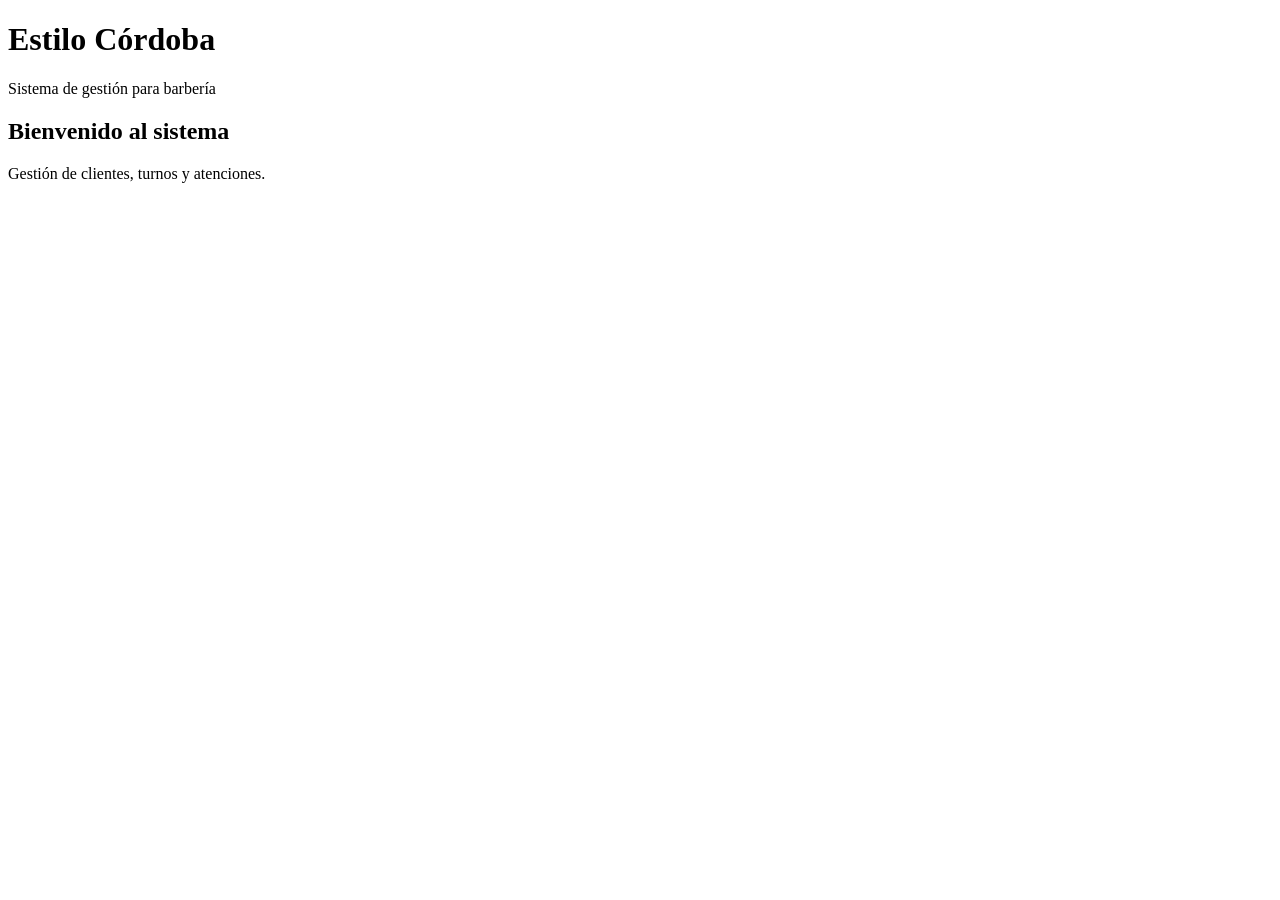
<file: docs/app/index.html>
<!doctype html>
<html lang="es">
  <head>
    <meta charset="UTF-8" />
    <meta name="viewport" content="width=device-width, initial-scale=1.0" />
    <title>Estilo Córdoba | Barbería</title>
  </head>
  <body>
    <header>
      <h1>Estilo Córdoba</h1>
      <p>Sistema de gestión para barbería</p>
    </header>

    <main>
      <h2>Bienvenido al sistema</h2>
      <p>Gestión de clientes, turnos y atenciones.</p>
    </main>
  </body>
</html>
</file>
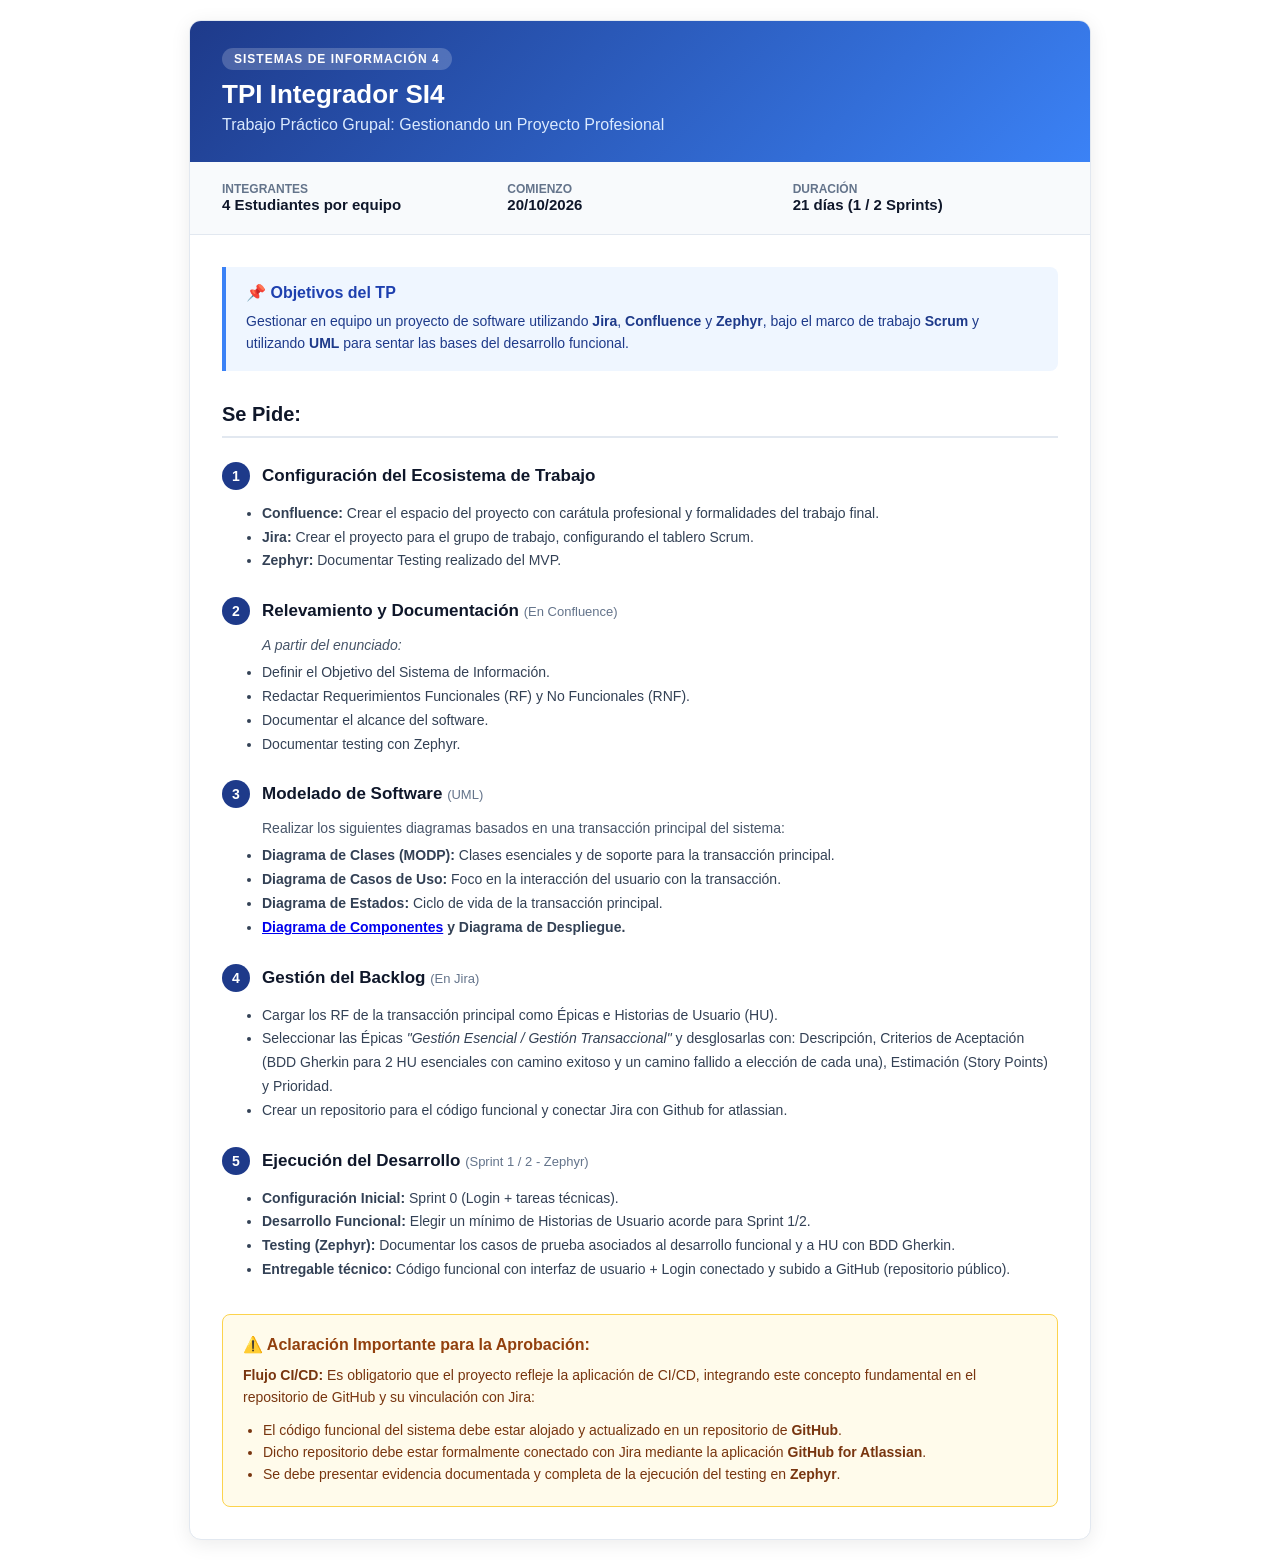
<file: Consigna.html>
<!DOCTYPE html>
<html lang="en">
<head>
    <meta charset="UTF-8">
    <meta name="viewport" content="width=device-width, initial-scale=1.0">
    <title>Document</title>
</head>
<body>
    <div style="font-family: 'Segoe UI', Tahoma, Geneva, Verdana, sans-serif; max-width: 900px; margin: 20px auto; color: #2d3748; background-color: #ffffff; border-radius: 12px; box-shadow: 0 4px 20px rgba(0, 0, 0, 0.08); border: 1px solid #E2E8F0; overflow: hidden;"><!-- Header / Banner -->
<div style="background: linear-gradient(135deg, #1E3A8A 0%, #3B82F6 100%); color: #ffffff; padding: 28px 32px; text-align: left;"><span style="background-color: rgba(255, 255, 255, 0.2); text-transform: uppercase; padding: 4px 12px; border-radius: 20px; font-size: 12px; font-weight: 600; letter-spacing: 1px;">Sistemas de Información 4</span>
<h1 style="margin: 12px 0 0 0; font-size: 26px; font-weight: bold; color: #ffffff; border: none; padding: 0;">TPI Integrador SI4</h1>
<p style="margin: 6px 0 0 0; font-size: 16px; color: #dbeafe; font-weight: 500;">Trabajo Práctico Grupal: Gestionando un Proyecto Profesional</p>
</div>
<!-- Ficha Técnica / Metadata -->
<div style="background-color: #f8fafc; padding: 20px 32px; border-bottom: 1px solid #E2E8F0; display: flex; flex-wrap: wrap; gap: 20px;">
<div style="flex: 1; min-width: 200px;"><span style="font-size: 12px; color: #64748b; text-transform: uppercase; font-weight: 600; display: block;">Integrantes</span> <span style="font-size: 15px; color: #0f172a; font-weight: 600;">4 Estudiantes por equipo</span></div>
<div style="flex: 1; min-width: 150px;"><span style="font-size: 12px; color: #64748b; text-transform: uppercase; font-weight: 600; display: block;">Comienzo</span> <span style="font-size: 15px; color: #0f172a; font-weight: 600;">20/10/2026</span></div>
<div style="flex: 1; min-width: 150px;"><span style="font-size: 12px; color: #64748b; text-transform: uppercase; font-weight: 600; display: block;">Duración</span> <span style="font-size: 15px; color: #0f172a; font-weight: 600;">21 días (1 / 2 Sprints)</span></div>
</div>
<div style="padding: 32px;"><!-- Objetivos -->
<div style="background-color: #eff6ff; border-left: 4px solid #3B82F6; padding: 16px 20px; border-radius: 0 8px 8px 0; margin-bottom: 32px;">
<h3 style="margin: 0 0 8px 0; font-size: 16px; color: #1e40af; font-weight: bold;">📌 Objetivos del TP</h3>
<p style="margin: 0; font-size: 14px; line-height: 1.6; color: #1e3a8a;">Gestionar en equipo un proyecto de software utilizando <strong>Jira</strong>, <strong>Confluence</strong> y <strong>Zephyr</strong>, bajo el marco de trabajo <strong>Scrum</strong> y utilizando <strong>UML</strong> para sentar las bases del desarrollo funcional.</p>
</div>
<h2 style="font-size: 20px; color: #0f172a; border-bottom: 2px solid #E2E8F0; padding-bottom: 10px; margin-bottom: 24px; font-weight: bold;">Se Pide:</h2>
<!-- Item 1 -->
<div style="margin-bottom: 24px;">
<div style="display: flex; align-items: center; gap: 12px; margin-bottom: 12px;"><span style="background-color: #1e3a8a; color: #ffffff; width: 28px; height: 28px; border-radius: 50%; display: inline-flex; align-items: center; justify-content: center; font-weight: bold; font-size: 14px;">1</span>
<h3 style="margin: 0; font-size: 17px; color: #0f172a; font-weight: bold;">Configuración del Ecosistema de Trabajo</h3>
</div>
<ul style="margin: 0 0 0 40px; padding: 0; line-height: 1.7; color: #334155; font-size: 14px;">
<li><strong>Confluence:</strong> Crear el espacio del proyecto con carátula profesional y formalidades del trabajo final.</li>
<li><strong>Jira:</strong> Crear el proyecto para el grupo de trabajo, configurando el tablero Scrum.</li>
<li><strong>Zephyr:</strong> Documentar Testing realizado del MVP.</li>
</ul>
</div>
<!-- Item 2 -->
<div style="margin-bottom: 24px;">
<div style="display: flex; align-items: center; gap: 12px; margin-bottom: 12px;"><span style="background-color: #1e3a8a; color: #ffffff; width: 28px; height: 28px; border-radius: 50%; display: inline-flex; align-items: center; justify-content: center; font-weight: bold; font-size: 14px;">2</span>
<h3 style="margin: 0; font-size: 17px; color: #0f172a; font-weight: bold;">Relevamiento y Documentación <span style="font-size: 13px; font-weight: 500; color: #64748b;">(En Confluence)</span></h3>
</div>
<p style="margin: 0 0 8px 40px; font-size: 14px; color: #475569; font-style: italic;">A partir del enunciado:</p>
<ul style="margin: 0 0 0 40px; padding: 0; line-height: 1.7; color: #334155; font-size: 14px;">
<li>Definir el Objetivo del Sistema de Información.</li>
<li>Redactar Requerimientos Funcionales (RF) y No Funcionales (RNF).</li>
<li>Documentar el alcance del software.</li>
<li>Documentar testing con Zephyr.</li>
</ul>
</div>
<!-- Item 3 -->
<div style="margin-bottom: 24px;">
<div style="display: flex; align-items: center; gap: 12px; margin-bottom: 12px;"><span style="background-color: #1e3a8a; color: #ffffff; width: 28px; height: 28px; border-radius: 50%; display: inline-flex; align-items: center; justify-content: center; font-weight: bold; font-size: 14px;">3</span>
<h3 style="margin: 0; font-size: 17px; color: #0f172a; font-weight: bold;">Modelado de Software <span style="font-size: 13px; font-weight: 500; color: #64748b;">(UML)</span></h3>
</div>
<p style="margin: 0 0 8px 40px; font-size: 14px; color: #475569;">Realizar los siguientes diagramas basados en una transacción principal del sistema:</p>
<ul style="margin: 0 0 0 40px; padding: 0; line-height: 1.7; color: #334155; font-size: 14px;">
<li><strong>Diagrama de Clases (MODP):</strong> Clases esenciales y de soporte para la transacción principal.</li>
<li><strong>Diagrama de Casos de Uso:</strong> Foco en la interacción del usuario con la transacción.</li>
<li><strong>Diagrama de Estados:</strong> Ciclo de vida de la transacción principal.</li>
<li><strong><a class="autolink" title="Diagrama de Componentes" href="https://campusissd.quinttos.com/mod/resource/view.php?id=46379">Diagrama de Componentes</a> y Diagrama de Despliegue.</strong></li>
</ul>
</div>
<!-- Item 4 -->
<div style="margin-bottom: 24px;">
<div style="display: flex; align-items: center; gap: 12px; margin-bottom: 12px;"><span style="background-color: #1e3a8a; color: #ffffff; width: 28px; height: 28px; border-radius: 50%; display: inline-flex; align-items: center; justify-content: center; font-weight: bold; font-size: 14px;">4</span>
<h3 style="margin: 0; font-size: 17px; color: #0f172a; font-weight: bold;">Gestión del Backlog <span style="font-size: 13px; font-weight: 500; color: #64748b;">(En Jira)</span></h3>
</div>
<ul style="margin: 0 0 0 40px; padding: 0; line-height: 1.7; color: #334155; font-size: 14px;">
<li>Cargar los RF de la transacción principal como Épicas e Historias de Usuario (HU).</li>
<li>Seleccionar las Épicas <em>"Gestión Esencial / Gestión Transaccional"</em> y desglosarlas con: Descripción, Criterios de Aceptación (BDD Gherkin para 2 HU esenciales con camino exitoso y un camino fallido a elección de cada una), Estimación (Story Points) y Prioridad.</li>
<li>Crear un repositorio para el código funcional y conectar Jira con Github for atlassian.</li>
</ul>
</div>
<!-- Item 5 -->
<div style="margin-bottom: 24px;">
<div style="display: flex; align-items: center; gap: 12px; margin-bottom: 12px;"><span style="background-color: #1e3a8a; color: #ffffff; width: 28px; height: 28px; border-radius: 50%; display: inline-flex; align-items: center; justify-content: center; font-weight: bold; font-size: 14px;">5</span>
<h3 style="margin: 0; font-size: 17px; color: #0f172a; font-weight: bold;">Ejecución del Desarrollo <span style="font-size: 13px; font-weight: 500; color: #64748b;">(Sprint 1 / 2 - Zephyr)</span></h3>
</div>
<ul style="margin: 0 0 0 40px; padding: 0; line-height: 1.7; color: #334155; font-size: 14px;">
<li><strong>Configuración Inicial:</strong> Sprint 0 (Login + tareas técnicas).</li>
<li><strong>Desarrollo Funcional:</strong> Elegir un mínimo de Historias de Usuario acorde para Sprint 1/2.</li>
<li><strong>Testing (Zephyr):</strong> Documentar los casos de prueba asociados al desarrollo funcional y a HU con BDD Gherkin.</li>
<li><strong>Entregable técnico:</strong> Código funcional con interfaz de usuario + Login conectado y subido a GitHub (repositorio público).</li>
</ul>
</div>
<!-- Aclaración Importante -->
<div style="margin-top: 32px; background-color: #fffbeb; border: 1px solid #FCD34D; border-radius: 8px; padding: 20px;">
<h4 style="margin: 0 0 10px 0; font-size: 16px; color: #92400e; font-weight: bold; display: flex; align-items: center; gap: 8px;">⚠️ Aclaración Importante para la Aprobación:</h4>
<p style="margin: 0 0 10px 0; font-size: 14px; color: #78350f; line-height: 1.6;"><strong data-path-to-node="6,0,0,0" data-index-in-node="0">Flujo CI/CD:</strong> Es obligatorio que el proyecto refleje la aplicación de CI/CD, integrando este concepto fundamental en el repositorio de GitHub y su vinculación con Jira:</p>
<ul style="margin: 0; padding-left: 20px; font-size: 14px; color: #78350f; line-height: 1.6;">
<li>El código funcional del sistema debe estar alojado y actualizado en un repositorio de <strong>GitHub</strong>.</li>
<li>Dicho repositorio debe estar formalmente conectado con Jira mediante la aplicación <strong>GitHub for Atlassian</strong>.</li>
<li>Se debe presentar evidencia documentada y completa de la ejecución del testing en <strong>Zephyr</strong>.</li>
</ul>
</div>
</div>
</div>
</body>
</html>
</file>
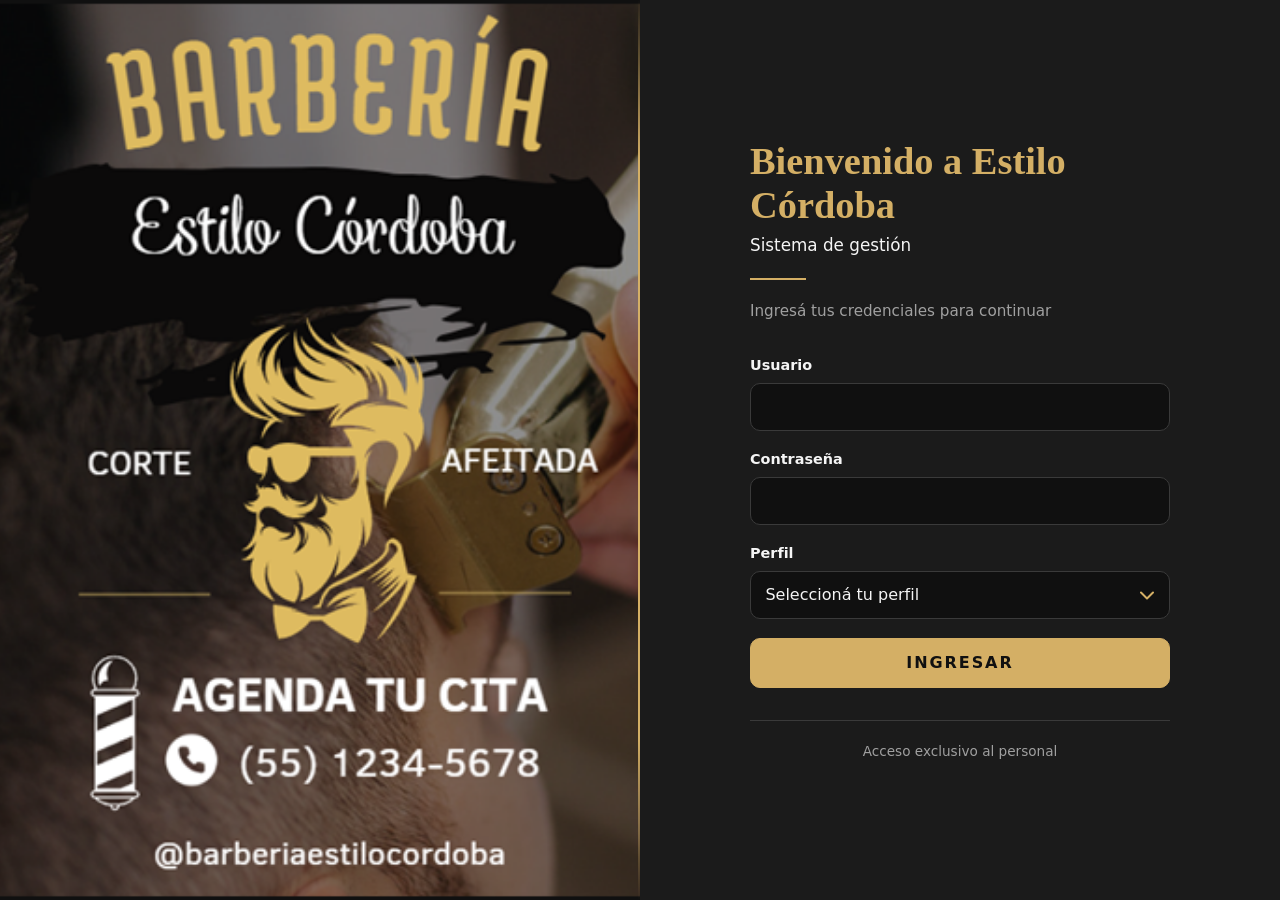
<file: docs/app/admin.html>
<!doctype html>
<html lang="es">
  <head>
    <meta charset="UTF-8" />
    <meta name="viewport" content="width=device-width, initial-scale=1.0" />
    <title>Panel del Administrador | Estilo Córdoba</title>
    <link rel="stylesheet" href="css/admin.css" />
  </head>
  <body>
    <header>
      <h1>Barbería Estilo Córdoba</h1>
      <p>Sistema de gestión</p>
    </header>

    <main>
      <section>
        <h2>Panel del Administrador</h2>
        <p>Usuario: <strong id="nombreUsuario">Administrador</strong></p>
        <p>Perfil: <strong id="rolUsuario">Administrador</strong></p>
      </section>

      <section>
        <h2>Gestión de atenciones</h2>
        <p>Administrá el flujo de atención al cliente de la barbería.</p>

        <div class="opciones">
          <article>
            <h3>Registrar atención</h3>
            <p>Registrar clientes, servicios, productos y horarios.</p>
            <button
              type="button"
              onclick="window.location.href = 'atenciones.html'"
            >
              Registrar atención
            </button>
          </article>

          <article>
            <h3>Consultar atenciones</h3>
            <p>Consultar las atenciones registradas y sus estados.</p>
            <button
              type="button"
              onclick="window.location.href = 'atenciones.html'"
            >
              Consultar atenciones
            </button>
          </article>

          <article>
            <h3>Finalizar atención</h3>
            <p>Actualizar el estado de una atención en curso.</p>
            <button
              type="button"
              onclick="window.location.href = 'atenciones.html'"
            >
              Gestionar estados
            </button>
          </article>

          <article>
            <h3>Cobrar atención</h3>
            <p>Registrar el medio de pago de una atención finalizada.</p>
            <button
              type="button"
              onclick="window.location.href = 'atenciones.html'"
            >
              Gestionar cobros
            </button>
          </article>
        </div>
      </section>

      <section>
        <h2>Clientes</h2>
        <p>Alta, modificación y baja de las fichas de clientes.</p>

        <div class="opciones">
          <article>
            <h3>Gestionar clientes</h3>
            <p>
              Registrar clientes con sus datos de contacto y programa de
              beneficios.
            </p>
            <button
              type="button"
              onclick="window.location.href = 'clientes.html'"
            >
              Gestionar clientes
            </button>
          </article>
        </div>
      </section>

      <section>
        <h2>Compras y proveedores</h2>
        <p>Registrá proveedores y las compras que reponen el stock.</p>

        <div class="opciones">
          <article>
            <h3>Proveedores</h3>
            <p>Administrar los datos comerciales de los proveedores.</p>
            <button
              type="button"
              onclick="window.location.href = 'proveedores.html'"
            >
              Gestionar proveedores
            </button>
          </article>

          <article>
            <h3>Compras de insumos</h3>
            <p>Registrar compras y reponer el stock de los productos.</p>
            <button
              type="button"
              onclick="window.location.href = 'compras.html'"
            >
              Registrar compra
            </button>
          </article>
        </div>
      </section>

      <section>
        <h2>Reportes e indicadores</h2>
        <p>Atenciones del día, recaudación por medio de pago y stock bajo.</p>

        <div class="opciones">
          <article>
            <h3>Ver reportes</h3>
            <p>
              Dashboard con los indicadores del día y las atenciones de los
              últimos 7 días.
            </p>
            <button
              type="button"
              onclick="window.location.href = 'reportes.html'"
            >
              Ver reportes
            </button>
          </article>
        </div>
      </section>

      <section>
        <h2>Stock de productos</h2>
        <p>Prepará las precondiciones de las pruebas ajustando el stock disponible.</p>
        <div class="tarjeta">
          <div class="tabla-contenedor">
            <table id="tablaStock" aria-label="Stock de productos">
              <thead>
                <tr>
                  <th>Producto</th>
                  <th>Stock</th>
                  <th>Acciones</th>
                </tr>
              </thead>
              <tbody id="listaStock"></tbody>
            </table>
          </div>
        </div>
      </section>

      <button type="button" id="cerrarSesion">Cerrar sesión</button>
    </main>

    <script src="js/admin.js"></script>
  </body>
</html>
</file>
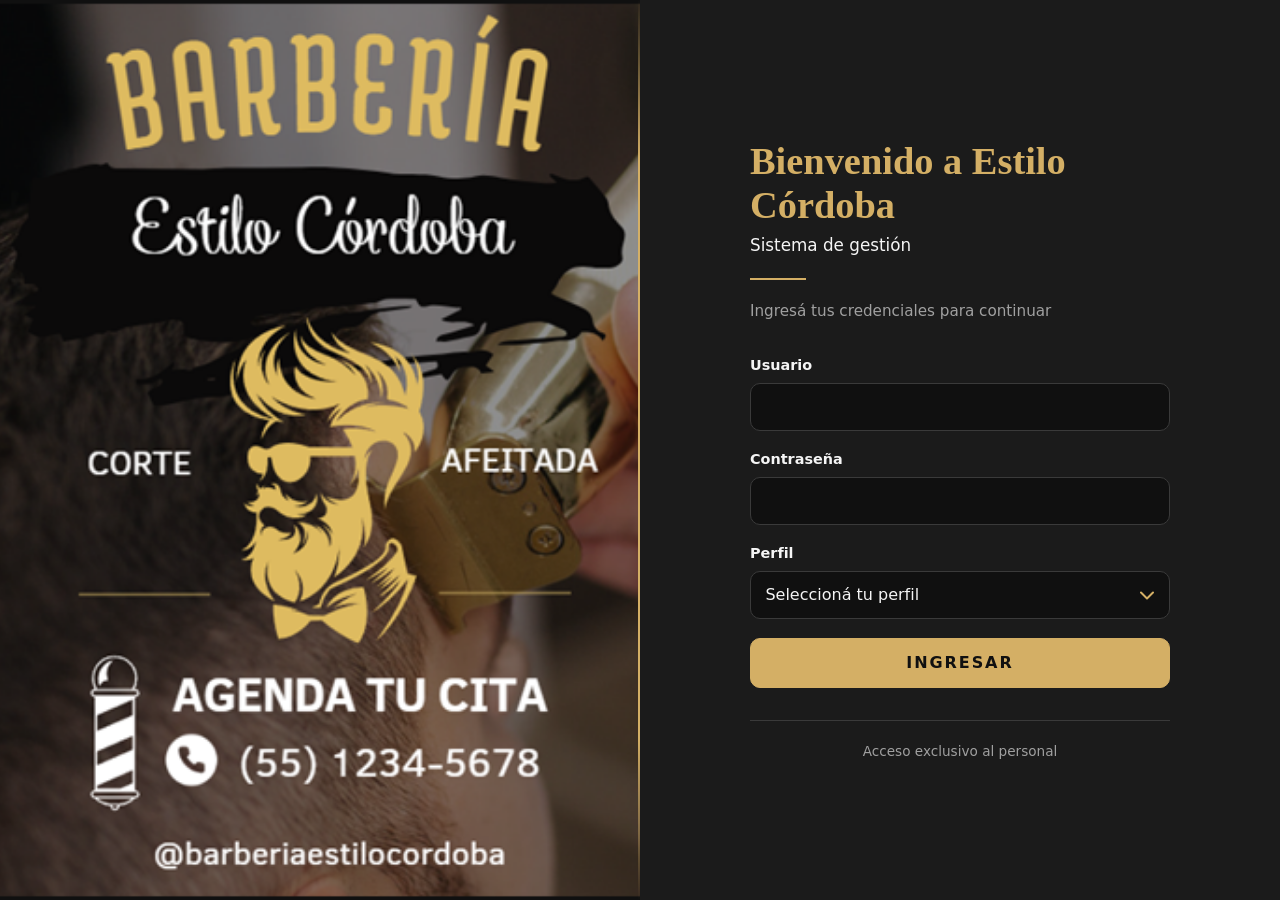
<file: docs/app/atenciones.html>
<!doctype html>
<html lang="es">
  <head>
    <meta charset="UTF-8" />
    <meta name="viewport" content="width=device-width, initial-scale=1.0" />
    <title>Gestión de Atenciones | Estilo Córdoba</title>
    <link rel="stylesheet" href="css/admin.css" />
    <link rel="stylesheet" href="css/atenciones.css" />
  </head>
  <body>
    <header>
      <h1>Barbería Estilo Córdoba</h1>
      <p id="perfilActual">Sistema de gestión</p>
    </header>

    <main>
      <section>
        <h2>Gestión de atenciones</h2>
        <p>Usuario: <strong id="nombreUsuario"></strong></p>
        <p>Perfil: <strong id="rolUsuario"></strong></p>
      </section>

      <section class="formulario-atencion">
        <h2>Registrar atención</h2>

        <form id="formAtencion" novalidate>
          <div class="campo">
            <label for="cliente">Cliente</label>
            <select id="cliente" name="cliente" required>
              <option value="">Seleccioná un cliente</option>
            </select>
          </div>

          <div class="campo">
            <label for="barbero">Barbero asignado</label>
            <input id="barbero" name="barbero" type="text" required />
          </div>

          <div class="campo">
            <label for="fecha">Fecha</label>
            <input id="fecha" name="fecha" type="date" required />
          </div>

          <div class="campo">
            <label for="hora">Horario</label>
            <input id="hora" name="hora" type="time" required />
          </div>

          <div class="campo">
            <label for="servicio">Servicio</label>
            <select id="servicio" name="servicio" required>
              <option value="">Seleccioná un servicio</option>
              <option value="Corte clásico" data-precio="40">
                Corte clásico — $40
              </option>
              <option value="Arreglo de barba" data-precio="25">
                Arreglo de barba — $25
              </option>
              <option value="Corte y barba" data-precio="55">
                Corte y barba — $55
              </option>
            </select>
          </div>

          <div class="campo">
            <label for="precioServicio">Precio del servicio ($)</label>
            <input
              id="precioServicio"
              type="number"
              min="0"
              step="0.01"
              required
            />
          </div>

          <div class="campo">
            <label for="producto">Producto opcional</label>
            <select id="producto" name="producto">
              <option value="">Sin producto</option>
              <option value="Pomada X" data-precio="20">Pomada — $20</option>
              <option value="Aceite de barba" data-precio="10">
                Aceite de barba — $10
              </option>
              <option value="Champú" data-precio="30">Champú — $30</option>
              <option value="Tónico capilar" data-precio="15">
                Tónico capilar — $15
              </option>
            </select>
          </div>

          <div class="campo">
            <label for="cantidadProducto">Cantidad de productos</label>
            <input
              id="cantidadProducto"
              name="cantidadProducto"
              type="number"
              min="0"
              step="1"
              value="0"
            />
          </div>

          <p class="total">Total estimado: <strong id="total">$0,00</strong></p>

          <button type="submit">Registrar atención</button>
          <p id="mensaje" role="status" aria-live="polite"></p>
        </form>
      </section>

      <section>
        <h2>Atenciones registradas</h2>

        <div class="filtros" aria-label="Filtros del historial de atenciones">
          <div class="campo">
            <label for="filtroCliente">Cliente</label>
            <select id="filtroCliente">
              <option value="">Todos</option>
            </select>
          </div>

          <div class="campo">
            <label for="filtroBarbero">Barbero</label>
            <select id="filtroBarbero">
              <option value="">Todos</option>
            </select>
          </div>

          <div class="campo">
            <label for="filtroFecha">Fecha</label>
            <input id="filtroFecha" type="date" />
          </div>

          <div class="campo">
            <label for="filtroEstado">Estado</label>
            <select id="filtroEstado">
              <option value="">Todos</option>
              <option value="Registrada">Registrada</option>
              <option value="En proceso">En proceso</option>
              <option value="Finalizada">Finalizada</option>
              <option value="Pendiente de pago">Pendiente de pago</option>
              <option value="Cobrada">Cobrada</option>
            </select>
          </div>

          <div class="filtros-acciones">
            <button type="button" id="limpiarFiltros" class="boton-secundario">
              Limpiar filtros
            </button>
          </div>
        </div>

        <p id="sinResultados" class="sin-resultados" role="status" hidden>
          Sin resultados
        </p>

        <div class="tabla-contenedor">
          <table>
            <thead>
              <tr>
                <th>Cliente</th>
                <th>Barbero</th>
                <th>Fecha</th>
                <th>Horario</th>
                <th>Total</th>
                <th>Estado</th>
                <th>Acciones</th>
              </tr>
            </thead>
            <tbody id="listaAtenciones"></tbody>
          </table>
        </div>
      </section>

      <button type="button" id="volverPanel">Volver al panel</button>
      <button type="button" id="cerrarSesion">Cerrar sesión</button>
    </main>

    <script src="js/demo-data.js"></script>
    <script src="js/atenciones.js"></script>
  </body>
</html>
</file>
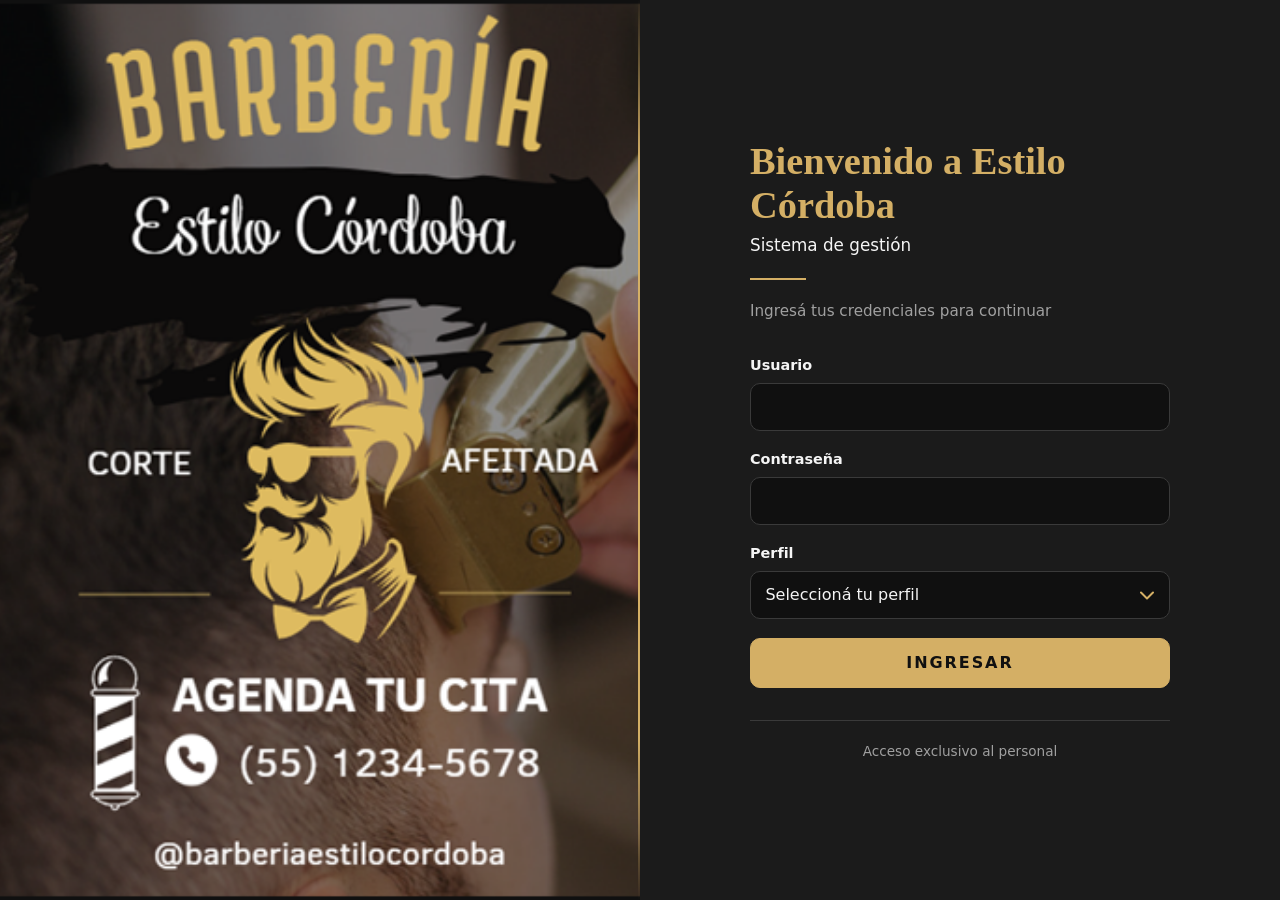
<file: docs/app/barbero.html>
<!doctype html>
<html lang="es">
  <head>
    <meta charset="UTF-8" />
    <meta name="viewport" content="width=device-width, initial-scale=1.0" />
    <title>Panel del Barbero | Estilo Córdoba</title>
    <link rel="stylesheet" href="css/admin.css" />
  </head>
  <body>
    <header>
      <h1>Barbería Estilo Córdoba</h1>
      <p>Sistema de gestión</p>
    </header>

    <main>
      <section>
        <h2>Panel del Barbero</h2>
        <p>Usuario: <strong id="nombreUsuario">Barbero</strong></p>
        <p>Perfil: <strong id="rolUsuario">Barbero</strong></p>
      </section>

      <section>
        <h2>Gestión de atenciones</h2>
        <p>Gestioná las atenciones y el trabajo diario de la barbería.</p>

        <div class="opciones">
          <article>
            <h3>Registrar atención</h3>
            <p>
              Registrar el cliente, los servicios, los productos y el horario.
            </p>
            <button
              type="button"
              onclick="window.location.href = 'atenciones.html'"
            >
              Registrar atención
            </button>
          </article>

          <article>
            <h3>Consultar atenciones</h3>
            <p>Consultar las atenciones registradas y sus estados.</p>
            <button
              type="button"
              onclick="window.location.href = 'atenciones.html'"
            >
              Consultar atenciones
            </button>
          </article>

          <article>
            <h3>Finalizar atención</h3>
            <p>
              Marcar una atención como finalizada cuando termine el servicio.
            </p>
            <button
              type="button"
              onclick="window.location.href = 'atenciones.html'"
            >
              Gestionar estados
            </button>
          </article>

          <article>
            <h3>Cobrar atención</h3>
            <p>Registrar el medio de pago de una atención finalizada.</p>
            <button
              type="button"
              onclick="window.location.href = 'atenciones.html'"
            >
              Gestionar cobros
            </button>
          </article>
        </div>
      </section>

      <button type="button" id="cerrarSesion">Cerrar sesión</button>
    </main>

    <script src="js/barbero.js"></script>
  </body>
</html>
</file>
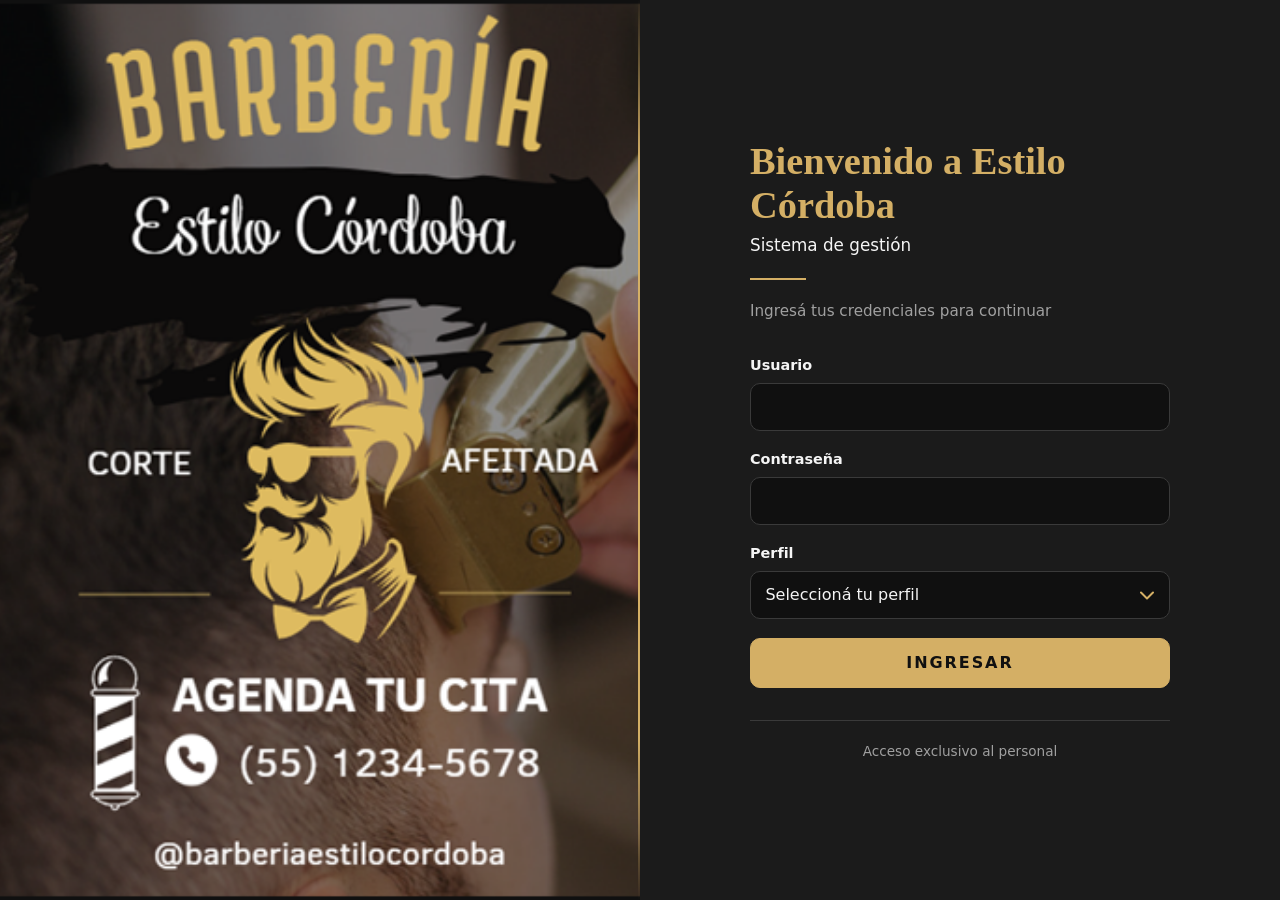
<file: docs/app/clientes.html>
<!doctype html>
<html lang="es">
  <head>
    <meta charset="UTF-8" />
    <meta name="viewport" content="width=device-width, initial-scale=1.0" />
    <title>Clientes | Estilo Córdoba</title>
    <link rel="stylesheet" href="css/admin.css" />
    <link rel="stylesheet" href="css/gestion.css" />
  </head>
  <body>
    <header>
      <h1>Barbería Estilo Córdoba</h1>
      <p>Sistema de gestión</p>
    </header>

    <main>
      <section>
        <h2>Clientes</h2>
        <p>Usuario: <strong id="nombreUsuario"></strong></p>
        <p>Perfil: <strong id="rolUsuario"></strong></p>
      </section>

      <section class="formulario-gestion">
        <h2 id="tituloFormulario">Registrar cliente</h2>

        <form id="formCliente" class="form-grilla" novalidate>
          <div class="campo">
            <label for="nombre">Nombre</label>
            <input id="nombre" name="nombre" type="text" required />
          </div>

          <div class="campo">
            <label for="apellido">Apellido</label>
            <input id="apellido" name="apellido" type="text" required />
          </div>

          <div class="campo">
            <label for="tipoDocumento">Tipo de documento</label>
            <select id="tipoDocumento" name="tipoDocumento" required>
              <option value="">Seleccioná una opción</option>
              <option value="DNI">DNI</option>
              <option value="CUIL">CUIL</option>
              <option value="Pasaporte">Pasaporte</option>
            </select>
          </div>

          <div class="campo">
            <label for="numeroDocumento">Número de documento</label>
            <input
              id="numeroDocumento"
              name="numeroDocumento"
              type="text"
              inputmode="numeric"
              required
            />
          </div>

          <div class="campo">
            <label for="telefono">Teléfono</label>
            <input id="telefono" name="telefono" type="tel" />
          </div>

          <div class="campo">
            <label for="correo">Correo electrónico</label>
            <input id="correo" name="correo" type="email" />
          </div>

          <div class="campo">
            <label for="localidad">Localidad</label>
            <input id="localidad" name="localidad" type="text" />
          </div>

          <div class="campo">
            <label for="redesSociales">Redes sociales</label>
            <input
              id="redesSociales"
              name="redesSociales"
              type="text"
              placeholder="Instagram: @usuario"
            />
          </div>

          <div class="campo campo-ancho campo-checkbox">
            <input
              id="programaBeneficios"
              name="programaBeneficios"
              type="checkbox"
            />
            <label for="programaBeneficios"
              >Incluir en el programa de beneficios</label
            >
          </div>

          <div class="form-acciones">
            <button type="submit" id="botonGuardar">Guardar cliente</button>
            <button
              type="button"
              id="cancelarEdicion"
              class="boton-secundario"
              hidden
            >
              Cancelar edición
            </button>
            <p id="mensaje" role="status" aria-live="polite"></p>
          </div>
        </form>
      </section>

      <section>
        <h2>Clientes registrados</h2>
        <div class="tabla-contenedor">
          <table aria-label="Clientes registrados">
            <thead>
              <tr>
                <th>Cliente</th>
                <th>Documento</th>
                <th>Contacto</th>
                <th>Localidad</th>
                <th>Beneficios</th>
                <th>Acciones</th>
              </tr>
            </thead>
            <tbody id="listaClientes"></tbody>
          </table>
        </div>
      </section>

      <button type="button" id="volverPanel">Volver al panel</button>
      <button type="button" id="cerrarSesion">Cerrar sesión</button>
    </main>

    <script src="js/demo-data.js"></script>
    <script src="js/clientes.js"></script>
  </body>
</html>
</file>
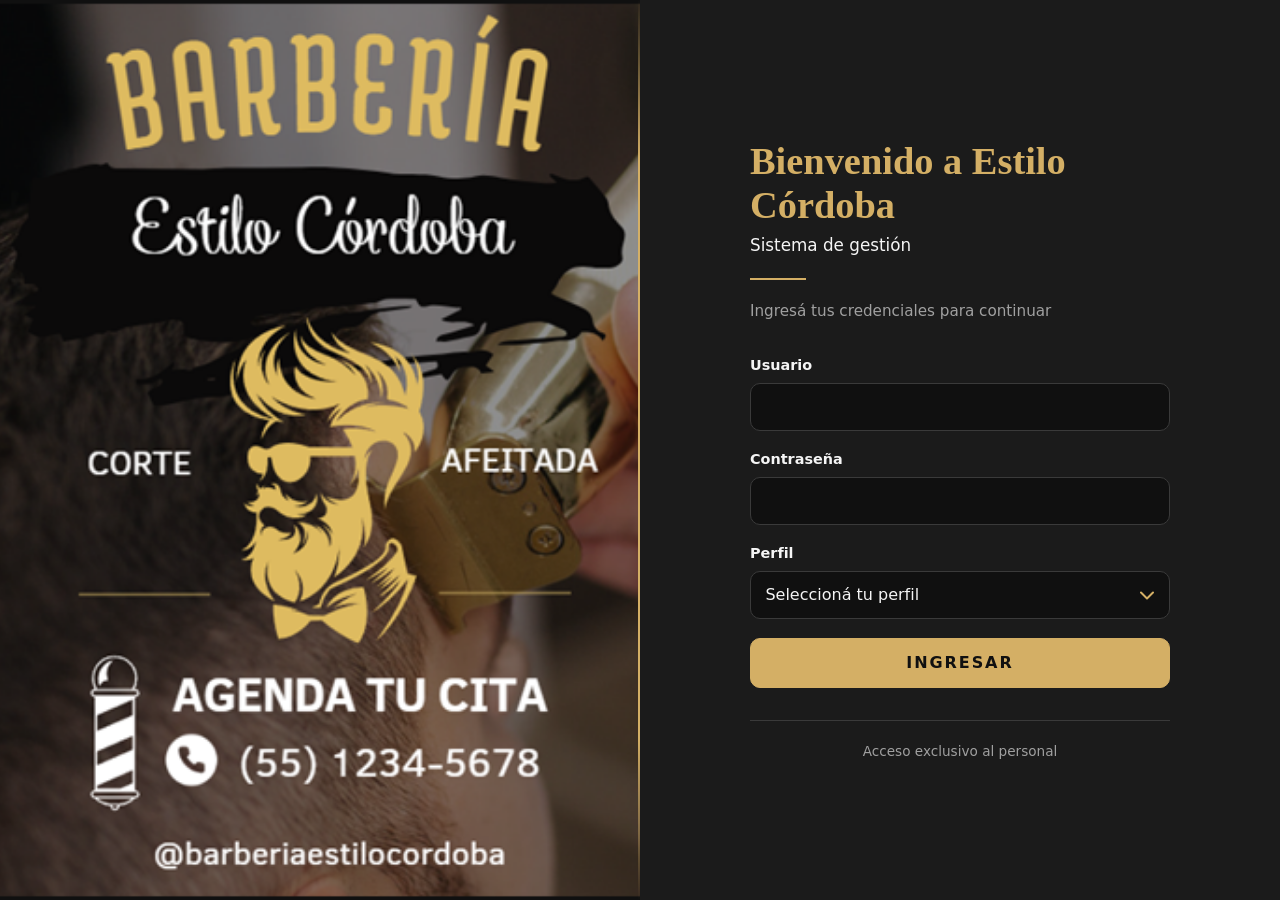
<file: docs/app/compras.html>
<!doctype html>
<html lang="es">
  <head>
    <meta charset="UTF-8" />
    <meta name="viewport" content="width=device-width, initial-scale=1.0" />
    <title>Compras | Estilo Córdoba</title>
    <link rel="stylesheet" href="css/admin.css" />
    <link rel="stylesheet" href="css/gestion.css" />
  </head>
  <body>
    <header>
      <h1>Barbería Estilo Córdoba</h1>
      <p>Sistema de gestión</p>
    </header>

    <main>
      <section>
        <h2>Compras de insumos</h2>
        <p>Usuario: <strong id="nombreUsuario"></strong></p>
        <p>Perfil: <strong id="rolUsuario"></strong></p>
      </section>

      <section class="formulario-gestion">
        <h2>Registrar compra</h2>

        <form id="formCompra" class="form-grilla" novalidate>
          <div class="campo">
            <label for="proveedor">Proveedor</label>
            <select id="proveedor" name="proveedor" required>
              <option value="">Seleccioná un proveedor</option>
            </select>
          </div>

          <div class="campo">
            <label for="producto">Producto</label>
            <select id="producto" name="producto" required>
              <option value="">Seleccioná un producto</option>
            </select>
          </div>

          <div class="campo">
            <label for="cantidad">Cantidad</label>
            <input
              id="cantidad"
              name="cantidad"
              type="number"
              min="1"
              step="1"
              value="1"
              required
            />
          </div>

          <div class="campo">
            <label for="costoUnitario">Costo unitario ($)</label>
            <input
              id="costoUnitario"
              name="costoUnitario"
              type="number"
              min="0"
              step="0.01"
              required
            />
          </div>

          <div class="campo">
            <label for="fecha">Fecha</label>
            <input id="fecha" name="fecha" type="date" required />
          </div>

          <div class="campo">
            <label for="stockActual">Stock actual del producto</label>
            <input id="stockActual" type="text" readonly value="—" />
          </div>

          <p class="total">
            Total de la compra: <strong id="totalCompra">$0,00</strong>
          </p>

          <div class="form-acciones">
            <button type="submit">Registrar compra</button>
            <p id="mensaje" role="status" aria-live="polite"></p>
          </div>
        </form>
      </section>

      <section>
        <h2>Compras registradas</h2>
        <div class="tabla-contenedor">
          <table aria-label="Compras registradas">
            <thead>
              <tr>
                <th>Fecha</th>
                <th>Proveedor</th>
                <th>Producto</th>
                <th>Cantidad</th>
                <th>Costo unitario</th>
                <th>Total</th>
              </tr>
            </thead>
            <tbody id="listaCompras"></tbody>
          </table>
        </div>
      </section>

      <button type="button" id="volverPanel">Volver al panel</button>
      <button type="button" id="cerrarSesion">Cerrar sesión</button>
    </main>

    <script src="js/demo-data.js"></script>
    <script src="js/compras.js"></script>
  </body>
</html>
</file>
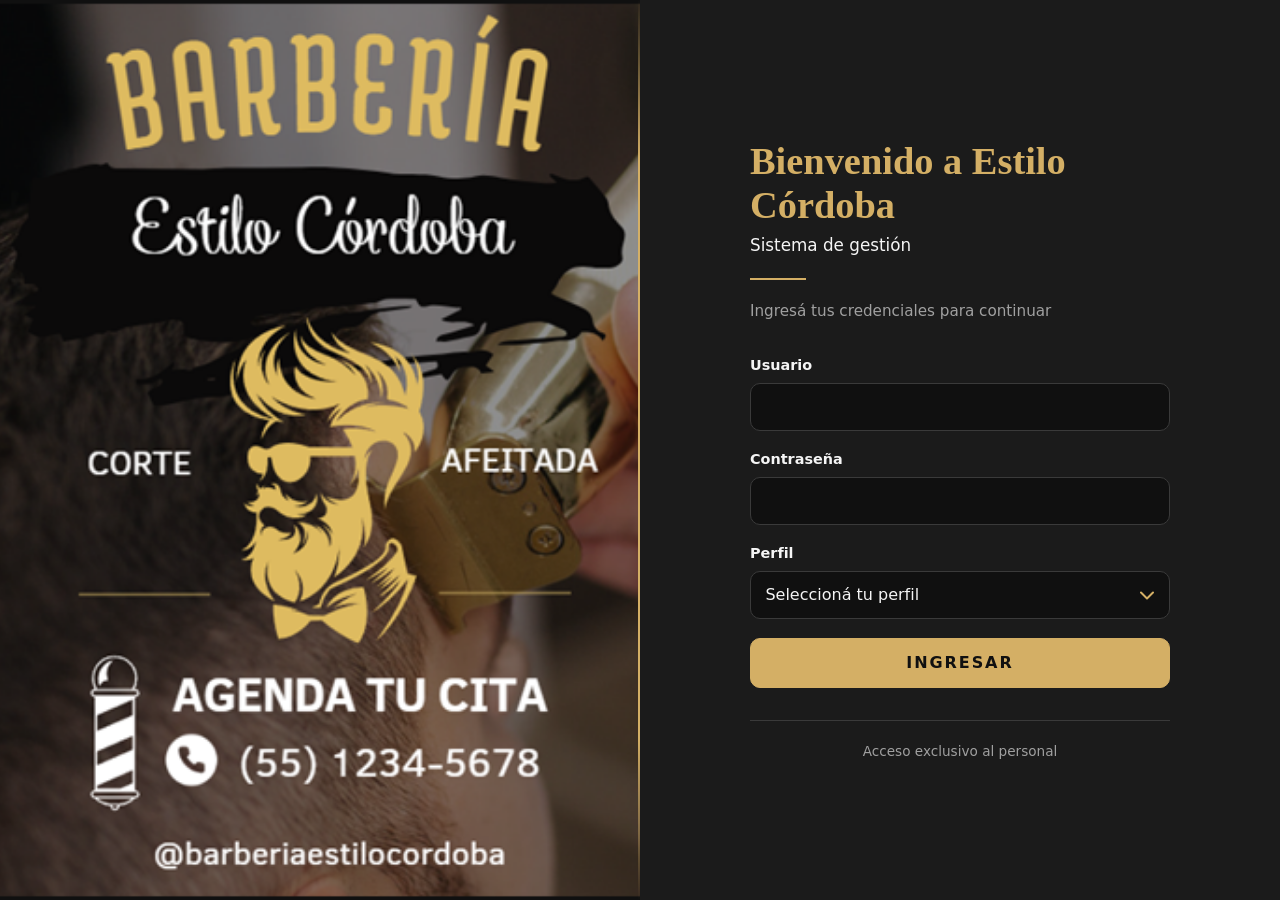
<file: docs/app/login.html>
<!doctype html>
<html lang="es">
  <head>
    <meta charset="UTF-8" />
    <meta name="viewport" content="width=device-width, initial-scale=1" />
    <title>Ingresar | Estilo Córdoba</title>

    <!-- Bootstrap 5 (CDN). Si no carga, login.css mantiene el diseño completo. -->
    <link
      href="https://cdn.jsdelivr.net/npm/bootstrap@5.3.3/dist/css/bootstrap.min.css"
      rel="stylesheet"
      crossorigin="anonymous"
    />

    <!-- Estilos propios del login -->
    <link rel="stylesheet" href="css/login.css" />
  </head>
  <body class="login-body">
    <main class="login-pagina">
      <!-- Panel izquierdo: identidad de la barbería -->
      <section class="login-marca" aria-label="Barbería Estilo Córdoba">
        <img
          src="img/barberia.png"
          alt="Barbería Estilo Córdoba: corte y afeitada. Agendá tu cita al (55) 1234-5678."
          width="400"
          height="482"
        />
      </section>

      <!-- Panel derecho: formulario de acceso -->
      <section class="login-acceso" aria-labelledby="titulo-login">
        <div class="login-tarjeta">
          <header class="login-cabecera">
            <h1 class="login-titulo" id="titulo-login">
              Bienvenido a Estilo Córdoba
            </h1>
            <p class="login-subtitulo">Sistema de gestión</p>
            <hr class="login-regla" />
            <p class="login-apoyo">Ingresá tus credenciales para continuar</p>
          </header>

          <form id="formLogin" method="post" action="#">
            <div class="login-campo">
              <label class="login-etiqueta" for="usuario">Usuario</label>
              <input
                type="text"
                class="login-control"
                id="usuario"
                name="usuario"
                autocomplete="username"
                autocapitalize="none"
                spellcheck="false"
                required
              />
            </div>

            <div class="login-campo">
              <label class="login-etiqueta" for="contrasena">Contraseña</label>
              <input
                type="password"
                class="login-control"
                id="contrasena"
                name="contrasena"
                autocomplete="current-password"
                required
              />
            </div>

            <div class="login-campo">
              <label class="login-etiqueta" for="rol">Perfil</label>
              <select class="login-control" id="rol" name="rol" required>
                <option value="">Seleccioná tu perfil</option>
                <option value="administrador">Administrador</option>
                <option value="barbero">Barbero</option>
              </select>
            </div>

            <!-- Mensajes de error o confirmación (los completa login.js) -->
            <div id="mensaje" role="alert" aria-live="polite"></div>

            <button type="submit" class="login-boton">INGRESAR</button>
          </form>

          <p class="login-pie">Acceso exclusivo al personal</p>
        </div>
      </section>
    </main>

    <!-- Datos de ejemplo de la demo (se siembran una sola vez) -->
    <script src="js/demo-data.js"></script>
    <!-- Lógica de autenticación existente -->
    <script src="js/login.js"></script>
  </body>
</html>
</file>
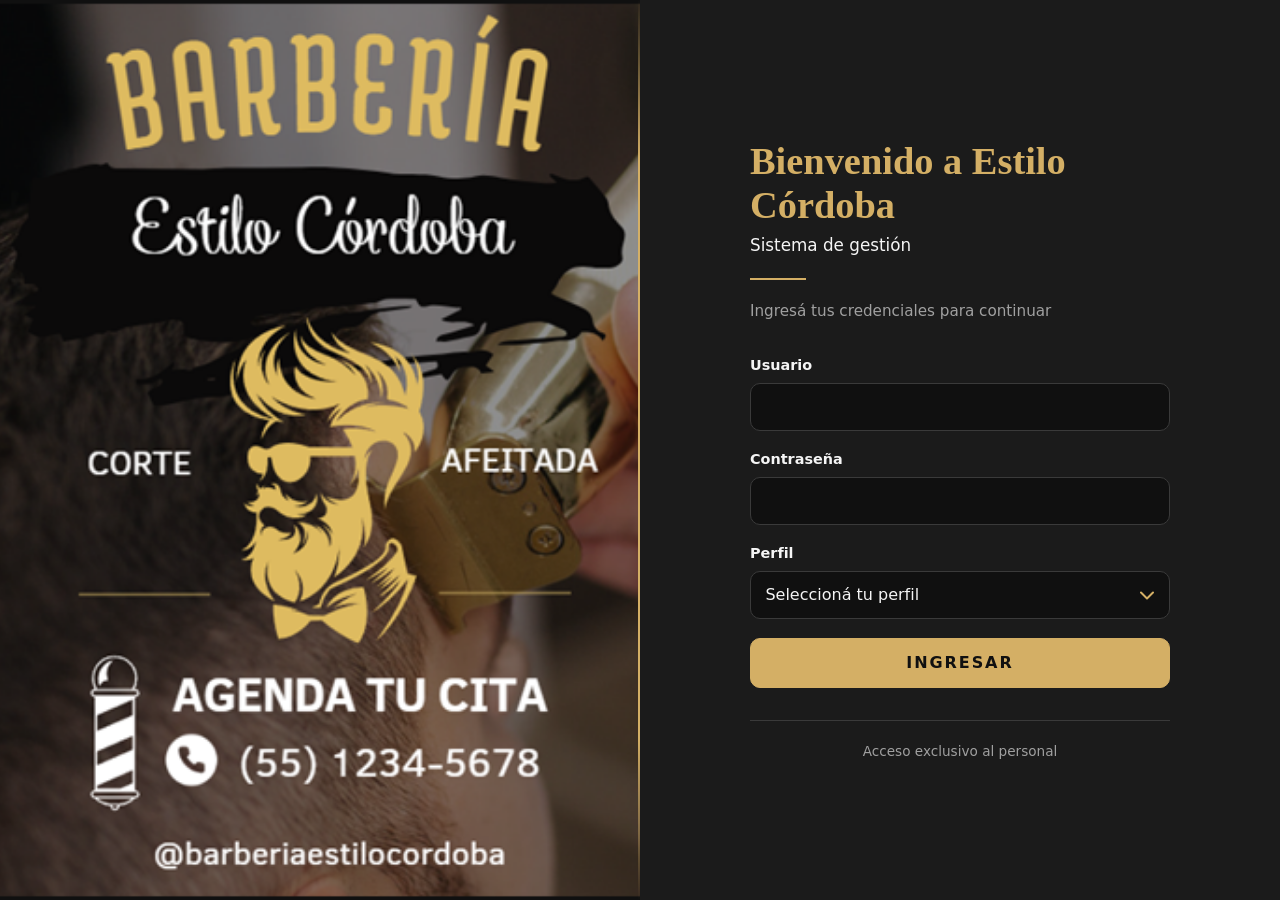
<file: docs/app/proveedores.html>
<!doctype html>
<html lang="es">
  <head>
    <meta charset="UTF-8" />
    <meta name="viewport" content="width=device-width, initial-scale=1.0" />
    <title>Proveedores | Estilo Córdoba</title>
    <link rel="stylesheet" href="css/admin.css" />
    <link rel="stylesheet" href="css/gestion.css" />
  </head>
  <body>
    <header>
      <h1>Barbería Estilo Córdoba</h1>
      <p>Sistema de gestión</p>
    </header>

    <main>
      <section>
        <h2>Proveedores</h2>
        <p>Usuario: <strong id="nombreUsuario"></strong></p>
        <p>Perfil: <strong id="rolUsuario"></strong></p>
      </section>

      <section class="formulario-gestion">
        <h2 id="tituloFormulario">Registrar proveedor</h2>

        <form id="formProveedor" class="form-grilla" novalidate>
          <div class="campo">
            <label for="razonSocial">Razón social</label>
            <input id="razonSocial" name="razonSocial" type="text" required />
          </div>

          <div class="campo">
            <label for="cuit">CUIT</label>
            <input
              id="cuit"
              name="cuit"
              type="text"
              inputmode="numeric"
              placeholder="30-71234567-8"
              required
            />
          </div>

          <div class="campo">
            <label for="telefono">Teléfono</label>
            <input id="telefono" name="telefono" type="tel" />
          </div>

          <div class="campo">
            <label for="correo">Correo electrónico</label>
            <input id="correo" name="correo" type="email" />
          </div>

          <div class="campo campo-ancho">
            <label for="direccion">Dirección comercial</label>
            <input id="direccion" name="direccion" type="text" />
          </div>

          <div class="form-acciones">
            <button type="submit" id="botonGuardar">Guardar proveedor</button>
            <button
              type="button"
              id="cancelarEdicion"
              class="boton-secundario"
              hidden
            >
              Cancelar edición
            </button>
            <p id="mensaje" role="status" aria-live="polite"></p>
          </div>
        </form>
      </section>

      <section>
        <h2>Proveedores registrados</h2>
        <div class="tabla-contenedor">
          <table aria-label="Proveedores registrados">
            <thead>
              <tr>
                <th>Proveedor</th>
                <th>CUIT</th>
                <th>Contacto</th>
                <th>Dirección</th>
                <th>Acciones</th>
              </tr>
            </thead>
            <tbody id="listaProveedores"></tbody>
          </table>
        </div>
      </section>

      <button type="button" id="volverPanel">Volver al panel</button>
      <button type="button" id="cerrarSesion">Cerrar sesión</button>
    </main>

    <script src="js/demo-data.js"></script>
    <script src="js/proveedores.js"></script>
  </body>
</html>
</file>
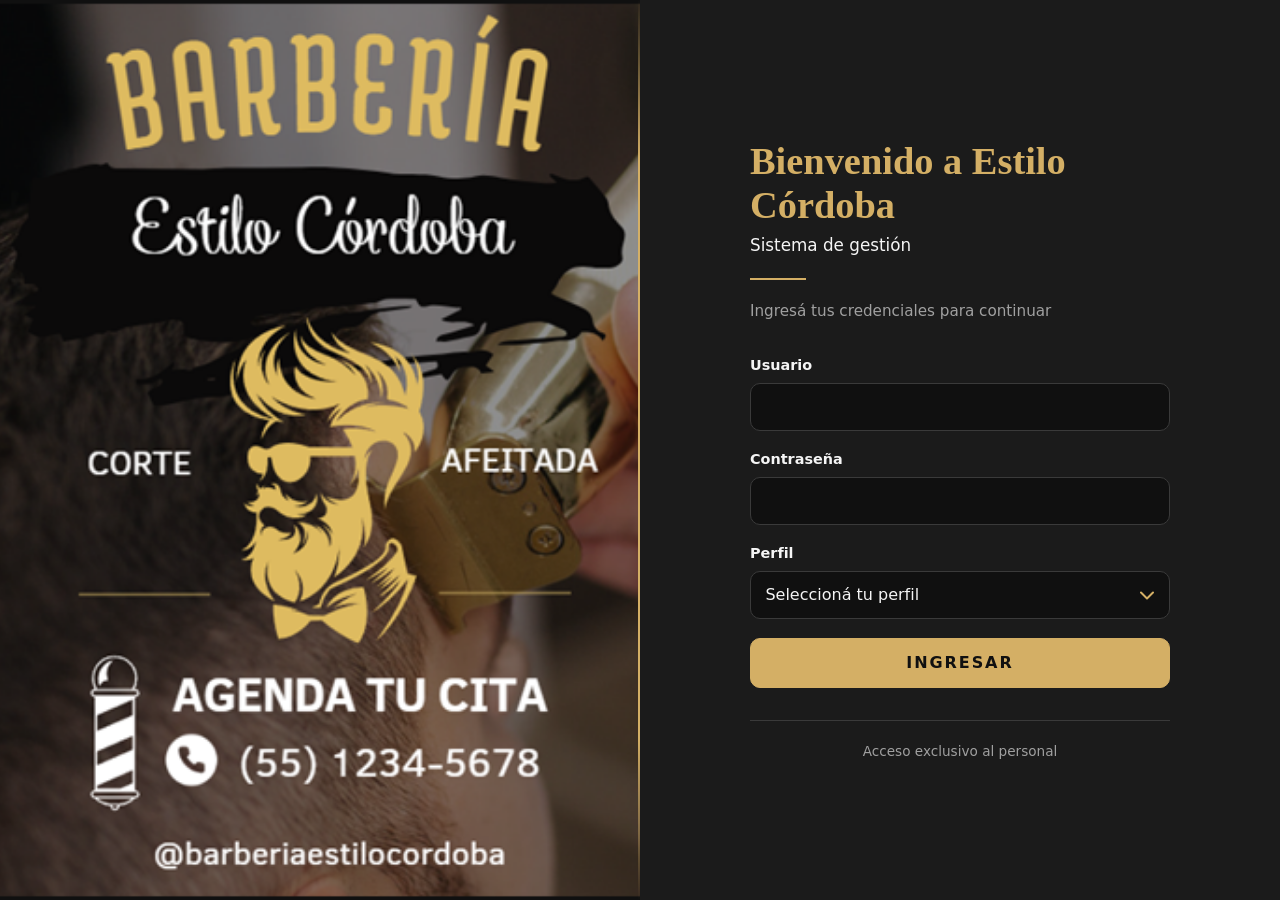
<file: docs/app/reportes.html>
<!doctype html>
<html lang="es">
  <head>
    <meta charset="UTF-8" />
    <meta name="viewport" content="width=device-width, initial-scale=1.0" />
    <title>Reportes e indicadores | Estilo Córdoba</title>
    <link rel="stylesheet" href="css/reportes.css" />
  </head>
  <body>
    <header>
      <h1>Barbería Estilo Córdoba</h1>
      <p>Sistema de gestión</p>
    </header>

    <main>
      <section>
        <h2>Reportes e indicadores</h2>
        <p>Usuario: <strong id="nombreUsuario">Administrador</strong></p>
        <p>Perfil: <strong id="rolUsuario">Administrador</strong></p>
      </section>

      <section>
        <h2>Resumen del día</h2>
        <div class="indicadores">
          <article class="indicador">
            <span class="valor" id="atencionesHoy">0</span>
            <span class="etiqueta">Atenciones del día</span>
          </article>
          <article class="indicador">
            <span class="valor" id="recaudacionHoy">$ 0,00</span>
            <span class="etiqueta">Recaudación del día</span>
          </article>
          <article class="indicador">
            <span class="valor" id="productosBajos">0</span>
            <span class="etiqueta">Productos con stock bajo</span>
          </article>
        </div>
      </section>

      <section>
        <h2>Recaudación por medio de pago (hoy)</h2>
        <div class="grafico">
          <canvas id="graficoMedios" aria-label="Recaudación por medio de pago"></canvas>
        </div>
        <p class="sin-datos" id="sinDatosMedios" hidden>
          Todavía no hay cobros registrados hoy.
        </p>
      </section>

      <section>
        <h2>Atenciones de los últimos 7 días</h2>
        <div class="grafico">
          <canvas
            id="graficoAtenciones"
            aria-label="Atenciones de los últimos 7 días"
          ></canvas>
        </div>
        <p class="sin-datos" id="sinDatosAtenciones" hidden>
          Todavía no hay atenciones registradas.
        </p>
      </section>

      <section>
        <h2>Stock bajo</h2>
        <p>Productos con stock menor a 5 unidades.</p>
        <div class="tabla-contenedor">
          <table aria-label="Productos con stock bajo">
            <thead>
              <tr>
                <th>Producto</th>
                <th>Stock</th>
              </tr>
            </thead>
            <tbody id="listaStockBajo"></tbody>
          </table>
        </div>
        <p class="sin-datos" id="sinStockBajo" hidden>
          No hay productos con stock bajo.
        </p>
      </section>

      <div class="acciones">
        <button type="button" id="volverPanel">Volver al panel</button>
        <button type="button" id="cerrarSesion">Cerrar sesión</button>
      </div>
    </main>

    <script src="js/vendor/chart.umd.min.js"></script>
    <script src="js/demo-data.js"></script>
    <script src="js/reportes.js"></script>
  </body>
</html>
</file>
<file: docs/app/css/admin.css>
:root {
  --fondo: #111214;
  --panel: #1b1d20;
  --panel-hover: #24272b;
  --dorado: #d4ad65;
  --texto: #f5f2ec;
  --texto-secundario: #a9abb0;
  --borde: #33363b;
}

* {
  box-sizing: border-box;
}

body {
  margin: 0;
  min-height: 100vh;
  background: var(--fondo);
  color: var(--texto);
  font-family: "Segoe UI", Arial, sans-serif;
}

header {
  padding: 24px 6%;
  background: #191a1c;
  border-bottom: 1px solid var(--borde);
  display: flex;
  align-items: center;
  justify-content: space-between;
  gap: 16px;
}

header h1 {
  margin: 0;
  color: var(--dorado);
  font-size: 1.5rem;
  letter-spacing: 1px;
}

header p {
  margin: 0;
  color: var(--texto-secundario);
  font-size: 0.9rem;
}

main {
  width: min(1100px, 90%);
  margin: 48px auto;
}

main section:first-child {
  margin-bottom: 38px;
}

h2 {
  margin: 0 0 14px;
  font-size: 1.8rem;
}

main section:first-child p {
  display: inline-block;
  margin: 8px 12px 0 0;
  padding: 10px 14px;
  background: var(--panel);
  border: 1px solid var(--borde);
  border-radius: 8px;
  color: var(--texto-secundario);
}

strong {
  color: var(--dorado);
}

.opciones {
  display: grid;
  grid-template-columns: repeat(2, minmax(0, 1fr));
  gap: 20px;
  margin-top: 24px;
}

.opciones article {
  padding: 26px;
  background: var(--panel);
  border: 1px solid var(--borde);
  border-radius: 14px;
  transition:
    border-color 0.2s,
    transform 0.2s,
    background 0.2s;
}

.opciones article:hover {
  border-color: var(--dorado);
  background: var(--panel-hover);
  transform: translateY(-3px);
}

.opciones h3 {
  margin: 0 0 12px;
  font-size: 1.2rem;
  color: var(--dorado);
}

.opciones p {
  min-height: 48px;
  margin: 0 0 22px;
  color: var(--texto-secundario);
  line-height: 1.6;
}

button {
  padding: 11px 18px;
  border: 1px solid var(--dorado);
  border-radius: 7px;
  background: var(--dorado);
  color: #171513;
  font-weight: 700;
  cursor: pointer;
}

.opciones button:disabled {
  border-color: #4b463c;
  background: #302d27;
  color: #c2b08e;
  cursor: not-allowed;
  opacity: 1;
}

#cerrarSesion {
  margin-top: 30px;
  border-color: var(--borde);
  background: transparent;
  color: var(--texto);
}

#cerrarSesion:hover {
  border-color: var(--dorado);
  color: var(--dorado);
}

@media (max-width: 650px) {
  header {
    align-items: flex-start;
    flex-direction: column;
  }

  .opciones {
    grid-template-columns: 1fr;
  }

  main {
    margin-top: 30px;
  }
}

.tabla-contenedor {
  width: 100%;
  overflow-x: auto;
  margin: 20px 0 0;
  border: 1px solid var(--borde);
  border-radius: 10px;
}

.tarjeta {
  padding: 26px;
  background: var(--panel);
  border: 1px solid var(--borde);
  border-radius: 14px;
}

.tarjeta table {
  width: 100%;
  border-collapse: collapse;
  background: transparent;
  color: var(--texto);
}

.tarjeta th,
.tarjeta td {
  padding: 12px 14px;
  border-bottom: 1px solid var(--borde);
  text-align: left;
}

.tabla-contenedor thead th {
  color: var(--dorado);
}

.tabla-contenedor tbody tr:last-child td {
  border-bottom: none;
}

.tabla-contenedor button {
  padding: 6px 12px;
  min-width: 42px;
  line-height: 1;
}

.tabla-contenedor button + button {
  margin-left: 8px;
}

@media (max-width: 650px) {
  .tarjeta {
    padding: 16px;
  }
}
</file>
<file: docs/app/css/atenciones.css>
.formulario-atencion {
  margin: 30px 0 40px;
  padding: 28px;
  background: var(--panel, #1b1d20);
  border: 1px solid var(--borde, #33363b);
  border-radius: 14px;
}

.formulario-atencion h2 {
  margin-bottom: 24px;
  color: var(--dorado, #d4ad65);
}

#formAtencion {
  display: grid;
  grid-template-columns: repeat(2, minmax(0, 1fr));
  gap: 20px;
}

.campo {
  display: flex;
  flex-direction: column;
  gap: 8px;
}

.campo label {
  color: var(--texto, #f5f2ec);
  font-size: 0.95rem;
  font-weight: 600;
}

.campo input,
.campo select {
  width: 100%;
  min-height: 44px;
  padding: 10px 12px;
  border: 1px solid var(--borde, #33363b);
  border-radius: 7px;
  background: #111214;
  color: var(--texto, #f5f2ec);
  font: inherit;
}

.campo input:focus,
.campo select:focus {
  outline: 2px solid var(--dorado, #d4ad65);
  outline-offset: 2px;
}

.total {
  grid-column: 1 / -1;
  margin: 0;
  padding: 16px;
  background: #111214;
  border-radius: 8px;
  color: var(--texto, #f5f2ec);
  font-size: 1.1rem;
}

#formAtencion button {
  justify-self: start;
}

#mensaje {
  align-self: center;
  margin: 0;
  color: var(--dorado, #d4ad65);
}

.tabla-contenedor {
  width: 100%;
  overflow-x: auto;
  margin: 20px 0 28px;
  border: 1px solid var(--borde, #33363b);
  border-radius: 10px;
}

table {
  width: 100%;
  border-collapse: collapse;
  background: var(--panel, #1b1d20);
  color: var(--texto, #f5f2ec);
}

th,
td {
  padding: 14px;
  border-bottom: 1px solid var(--borde, #33363b);
  text-align: left;
  white-space: nowrap;
}

th {
  background: #24272b;
  color: var(--dorado, #d4ad65);
  font-size: 0.9rem;
}

tbody tr:hover {
  background: #24272b;
}

#volverPanel {
  margin: 10px 12px 20px 0;
  border-color: var(--borde, #33363b);
  background: transparent;
  color: var(--texto, #f5f2ec);
}

#cerrarSesion {
  margin: 10px 0 20px;
}

@media (max-width: 650px) {
  #formAtencion {
    grid-template-columns: 1fr;
  }

  .formulario-atencion {
    padding: 18px;
  }

  .total {
    grid-column: auto;
  }
}

.ayuda-estado {
  display: inline-block;
  margin-top: 8px;
  color: var(--texto-secundario, #b9b3a6);
  font-size: 0.85rem;
}

#formAtencion button:disabled {
  opacity: 0.45;
  cursor: not-allowed;
}

.filtros {
  display: grid;
  grid-template-columns: repeat(4, minmax(0, 1fr)) auto;
  gap: 16px;
  align-items: end;
  margin: 20px 0 22px;
  padding: 20px;
  background: var(--panel, #1b1d20);
  border: 1px solid var(--borde, #33363b);
  border-radius: 12px;
}

.filtros-acciones {
  display: flex;
  align-items: flex-end;
}

.boton-secundario {
  border-color: var(--borde, #33363b);
  background: transparent;
  color: var(--texto, #f5f2ec);
  white-space: nowrap;
}

.boton-secundario:hover {
  border-color: var(--dorado, #d4ad65);
  color: var(--dorado, #d4ad65);
}

.sin-resultados {
  margin: 0 0 16px;
  padding: 16px;
  background: var(--panel, #1b1d20);
  border: 1px solid var(--borde, #33363b);
  border-radius: 10px;
  color: var(--texto-secundario, #b9b3a6);
  text-align: center;
}

@media (max-width: 900px) {
  .filtros {
    grid-template-columns: repeat(2, minmax(0, 1fr));
  }

  .filtros-acciones {
    grid-column: 1 / -1;
  }
}

@media (max-width: 650px) {
  .filtros {
    grid-template-columns: 1fr;
  }
}
</file>
<file: docs/app/css/gestion.css>
.formulario-gestion {
  margin: 30px 0 40px;
  padding: 28px;
  background: var(--panel, #1b1d20);
  border: 1px solid var(--borde, #33363b);
  border-radius: 14px;
}

.formulario-gestion h2 {
  margin-bottom: 24px;
  color: var(--dorado, #d4ad65);
}

.form-grilla {
  display: grid;
  grid-template-columns: repeat(2, minmax(0, 1fr));
  gap: 20px;
}

.campo {
  display: flex;
  flex-direction: column;
  gap: 8px;
}

.campo label {
  color: var(--texto, #f5f2ec);
  font-size: 0.95rem;
  font-weight: 600;
}

.campo input,
.campo select {
  width: 100%;
  min-height: 44px;
  padding: 10px 12px;
  border: 1px solid var(--borde, #33363b);
  border-radius: 7px;
  background: #111214;
  color: var(--texto, #f5f2ec);
  font: inherit;
}

.campo input[readonly] {
  color: var(--texto-secundario, #a9abb0);
}

.campo input:focus,
.campo select:focus {
  outline: 2px solid var(--dorado, #d4ad65);
  outline-offset: 2px;
}

.campo-ancho {
  grid-column: 1 / -1;
}

.campo-checkbox {
  flex-direction: row;
  align-items: center;
  gap: 10px;
}

.campo-checkbox input {
  width: 18px;
  height: 18px;
  min-height: auto;
  accent-color: var(--dorado, #d4ad65);
}

.form-acciones {
  grid-column: 1 / -1;
  display: flex;
  align-items: center;
  gap: 14px;
  flex-wrap: wrap;
}

.boton-secundario {
  border-color: var(--borde, #33363b);
  background: transparent;
  color: var(--texto, #f5f2ec);
}

.boton-secundario:hover {
  border-color: var(--dorado, #d4ad65);
  color: var(--dorado, #d4ad65);
}

#mensaje {
  margin: 0;
  color: var(--dorado, #d4ad65);
  font-weight: 600;
}

#mensaje.mensaje-error {
  color: #ff8a80;
}

.tabla-vacia {
  padding: 18px;
  color: var(--texto-secundario, #a9abb0);
  text-align: center;
}

@media (max-width: 650px) {
  .form-grilla {
    grid-template-columns: 1fr;
  }

  .formulario-gestion {
    padding: 18px;
  }
}

.total {
  grid-column: 1 / -1;
  margin: 0;
  padding: 16px;
  background: #111214;
  border-radius: 8px;
  color: var(--texto, #f5f2ec);
  font-size: 1.1rem;
}

.tabla-contenedor table {
  width: 100%;
  border-collapse: collapse;
  background: var(--panel, #1b1d20);
  color: var(--texto, #f5f2ec);
}

.tabla-contenedor th,
.tabla-contenedor td {
  padding: 12px 14px;
  border-bottom: 1px solid var(--borde, #33363b);
  text-align: left;
}

.tabla-contenedor thead th {
  background: #24272b;
  color: var(--dorado, #d4ad65);
  font-size: 0.9rem;
}

.tabla-contenedor tbody tr:hover {
  background: #24272b;
}

.tabla-contenedor tbody tr:last-child td {
  border-bottom: none;
}

.tabla-contenedor button {
  padding: 6px 12px;
}

.tabla-contenedor button + button {
  margin-left: 8px;
}
</file>
<file: docs/app/css/login.css>
:root {
  --ec-negro: #101010;
  --ec-carbon: #1b1b1b;
  --ec-oro: #d4af65;
  --ec-oro-claro: #e6c982;
  --ec-blanco: #f5f5f5;
  --ec-gris: #a0a0a0;
  --ec-linea: #3a3a3a;
  --ec-error: #ff8d85;
  --ec-ok: #8fd19e;
  --ec-radio: 10px;
}

*,
*::before,
*::after {
  box-sizing: border-box;
}

html,
body {
  height: 100%;
}

body.login-body {
  margin: 0;
  background: var(--ec-negro);
  color: var(--ec-blanco);
  font-family:
    "Segoe UI",
    system-ui,
    -apple-system,
    "Helvetica Neue",
    Arial,
    sans-serif;
  line-height: 1.5;
  -webkit-font-smoothing: antialiased;
}

/* ---------- Estructura de dos paneles ---------- */

.login-pagina {
  display: grid;
  grid-template-columns: 1fr 1fr;
  min-height: 100vh;
  min-height: 100dvh;
}

/* ---------- Panel izquierdo: identidad ---------- */

.login-marca {
  position: relative;
  background: var(--ec-negro);
  overflow: hidden;
  min-height: 0;
}

.login-marca img {
  display: block;
  width: 100%;
  height: 100vh;
  object-fit: cover;
  object-position: center top;
}

/* Filete dorado en el borde que separa ambos paneles */
.login-marca::after {
  content: "";
  position: absolute;
  top: 0;
  right: 0;
  bottom: 0;
  width: 2px;
  background: linear-gradient(
    to bottom,
    transparent,
    var(--ec-oro) 18%,
    var(--ec-oro) 82%,
    transparent
  );
  pointer-events: none;
}

/* ---------- Panel derecho: formulario ---------- */

.login-acceso {
  display: flex;
  align-items: center;
  justify-content: center;
  padding: clamp(1.5rem, 5vw, 4rem);
  background: var(--ec-carbon);
}

.login-tarjeta {
  width: 100%;
  max-width: 420px;
  animation: ec-entrada 0.6s ease-out both;
}

.login-cabecera {
  margin-bottom: 2rem;
}

.login-titulo {
  margin: 0 0 0.35rem;
  font-family: Georgia, "Palatino Linotype", "Book Antiqua", serif;
  font-size: clamp(1.75rem, 3.2vw, 2.4rem);
  font-weight: 700;
  line-height: 1.15;
  color: var(--ec-oro);
}

.login-subtitulo {
  margin: 0 0 1.25rem;
  font-size: 1.05rem;
  color: var(--ec-blanco);
}

.login-regla {
  width: 56px;
  height: 2px;
  margin: 0 0 1.25rem;
  border: 0;
  background: var(--ec-oro);
  opacity: 1;
}

.login-apoyo {
  margin: 0;
  color: var(--ec-gris);
  font-size: 0.95rem;
}

/* ---------- Campos ---------- */

.login-campo {
  margin-bottom: 1.15rem;
}

.login-etiqueta {
  display: block;
  margin-bottom: 0.4rem;
  font-size: 0.9rem;
  font-weight: 600;
  color: var(--ec-blanco);
}

.login-control {
  display: block;
  width: 100%;
  min-height: 48px;
  padding: 0.65rem 0.9rem;
  font: inherit;
  font-size: 1rem;
  color: var(--ec-blanco);
  background-color: var(--ec-negro);
  border: 1px solid var(--ec-linea);
  border-radius: var(--ec-radio);
  transition:
    border-color 0.2s ease,
    box-shadow 0.2s ease;
}

.login-control::placeholder {
  color: #6f6f6f;
}

.login-control:hover {
  border-color: var(--ec-oro);
}

.login-control:focus,
.login-control:focus-visible {
  outline: none;
  border-color: var(--ec-oro-claro);
  box-shadow: 0 0 0 3px rgba(212, 175, 101, 0.35);
}

select.login-control {
  appearance: none;
  -webkit-appearance: none;
  padding-right: 2.5rem;
  cursor: pointer;
  background-image: url("data:image/svg+xml;utf8,<svg xmlns='http://www.w3.org/2000/svg' width='14' height='9' viewBox='0 0 14 9'><path d='M1 1.5l6 6 6-6' fill='none' stroke='%23D4AF65' stroke-width='2' stroke-linecap='round' stroke-linejoin='round'/></svg>");
  background-repeat: no-repeat;
  background-position: right 0.95rem center;
}

select.login-control option {
  background: var(--ec-negro);
  color: var(--ec-blanco);
}

/* Evita el fondo claro del autocompletado del navegador */
.login-control:-webkit-autofill,
.login-control:-webkit-autofill:hover,
.login-control:-webkit-autofill:focus {
  -webkit-text-fill-color: var(--ec-blanco);
  caret-color: var(--ec-blanco);
  box-shadow: 0 0 0 1000px var(--ec-negro) inset;
  transition: background-color 9999s ease-out;
}

/* ---------- Mensajes (compatible con el contenido que inserte login.js) ---------- */

#mensaje {
  min-height: 1.5rem;
  margin: 0.25rem 0 1rem;
  font-size: 0.92rem;
}

#mensaje:empty {
  min-height: 0;
  margin: 0;
}

/* login.js escribe texto directo y le pone color inline (green / red).
   Se reemplaza por tonos legibles sobre fondo oscuro, sin tocar el JS. */
#mensaje:not(:empty) {
  padding: 0.7rem 0.9rem;
  text-align: center;
  background: var(--ec-negro);
  border: 1px solid var(--ec-linea);
  border-radius: var(--ec-radio);
}

#mensaje[style*="red"] {
  color: var(--ec-error) !important;
  border-color: rgba(255, 141, 133, 0.55);
  background: rgba(255, 141, 133, 0.08);
}

#mensaje[style*="green"] {
  color: var(--ec-ok) !important;
  border-color: rgba(143, 209, 158, 0.55);
  background: rgba(143, 209, 158, 0.08);
}

#mensaje .alert,
#mensaje > p,
#mensaje > div,
#mensaje > span {
  margin: 0;
  padding: 0.7rem 0.9rem;
  border-radius: var(--ec-radio);
  border: 1px solid var(--ec-linea);
  background: var(--ec-negro);
  color: var(--ec-blanco);
}

#mensaje .alert-danger,
#mensaje .text-danger {
  color: var(--ec-error) !important;
  border-color: rgba(255, 141, 133, 0.55);
  background: rgba(255, 141, 133, 0.08);
}

#mensaje .alert-success,
#mensaje .text-success {
  color: var(--ec-ok) !important;
  border-color: rgba(143, 209, 158, 0.55);
  background: rgba(143, 209, 158, 0.08);
}

/* ---------- Botón ---------- */

.login-boton {
  display: block;
  width: 100%;
  min-height: 50px;
  margin-top: 0.5rem;
  padding: 0.75rem 1rem;
  font: inherit;
  font-size: 1rem;
  font-weight: 700;
  letter-spacing: 0.12em;
  color: var(--ec-negro);
  background: var(--ec-oro);
  border: 1px solid var(--ec-oro);
  border-radius: var(--ec-radio);
  cursor: pointer;
  transition:
    background-color 0.2s ease,
    border-color 0.2s ease,
    transform 0.1s ease;
}

.login-boton:hover {
  background: var(--ec-oro-claro);
  border-color: var(--ec-oro-claro);
}

.login-boton:active {
  transform: translateY(1px);
}

.login-boton:focus-visible {
  outline: 3px solid var(--ec-blanco);
  outline-offset: 3px;
}

/* ---------- Pie ---------- */

.login-pie {
  margin: 2rem 0 0;
  padding-top: 1.25rem;
  border-top: 1px solid var(--ec-linea);
  text-align: center;
  font-size: 0.85rem;
  color: var(--ec-gris);
}

/* ---------- Animación única de entrada ---------- */

@keyframes ec-entrada {
  from {
    opacity: 0;
    transform: translateY(12px);
  }
  to {
    opacity: 1;
    transform: translateY(0);
  }
}

@media (prefers-reduced-motion: reduce) {
  .login-tarjeta {
    animation: none;
  }
  .login-control,
  .login-boton {
    transition: none;
  }
}

/* ---------- Tablets ---------- */

@media (max-width: 991.98px) {
  .login-pagina {
    grid-template-columns: 5fr 6fr;
  }

  .login-acceso {
    padding: 1.5rem;
  }
}

/* ---------- Celulares: paneles apilados ---------- */

@media (max-width: 767.98px) {
  .login-pagina {
    grid-template-columns: 1fr;
    grid-template-rows: auto 1fr;
  }

  .login-marca {
    height: clamp(230px, 38vh, 360px);
  }

  .login-marca img {
    object-position: center 18%;
  }

  /* El filete pasa al borde inferior */
  .login-marca::after {
    top: auto;
    left: 0;
    width: auto;
    height: 2px;
    background: linear-gradient(
      to right,
      transparent,
      var(--ec-oro) 18%,
      var(--ec-oro) 82%,
      transparent
    );
  }

  .login-acceso {
    align-items: flex-start;
    padding: 1.75rem 1.25rem 2.5rem;
  }

  .login-cabecera {
    margin-bottom: 1.5rem;
  }
}

/* Pantallas muy bajas en horizontal (celular girado) */
@media (max-height: 520px) and (min-width: 768px) {
  .login-acceso {
    align-items: flex-start;
  }
}
</file>
<file: docs/app/css/reportes.css>
:root {
  --fondo: #111214;
  --panel: #1b1d20;
  --panel-hover: #24272b;
  --dorado: #d4ad65;
  --texto: #f5f2ec;
  --texto-secundario: #a9abb0;
  --borde: #33363b;
}

* {
  box-sizing: border-box;
}

body {
  margin: 0;
  min-height: 100vh;
  background: var(--fondo);
  color: var(--texto);
  font-family: "Segoe UI", Arial, sans-serif;
}

header {
  padding: 24px 6%;
  background: #191a1c;
  border-bottom: 1px solid var(--borde);
  display: flex;
  align-items: center;
  justify-content: space-between;
  gap: 16px;
}

header h1 {
  margin: 0;
  color: var(--dorado);
  font-size: 1.5rem;
  letter-spacing: 1px;
}

header p {
  margin: 0;
  color: var(--texto-secundario);
  font-size: 0.9rem;
}

main {
  width: min(1100px, 90%);
  margin: 48px auto;
}

main section {
  margin-bottom: 34px;
}

h2 {
  margin: 0 0 14px;
  font-size: 1.8rem;
}

main section:first-child p {
  display: inline-block;
  margin: 8px 12px 0 0;
  padding: 10px 14px;
  background: var(--panel);
  border: 1px solid var(--borde);
  border-radius: 8px;
  color: var(--texto-secundario);
}

strong {
  color: var(--dorado);
}

.indicadores {
  display: grid;
  grid-template-columns: repeat(3, minmax(0, 1fr));
  gap: 18px;
}

.indicador {
  padding: 22px;
  background: var(--panel);
  border: 1px solid var(--borde);
  border-radius: 14px;
  text-align: center;
}

.indicador .valor {
  display: block;
  margin-bottom: 8px;
  color: var(--dorado);
  font-size: 2rem;
  font-weight: 700;
}

.indicador .etiqueta {
  color: var(--texto-secundario);
  font-size: 0.95rem;
}

.grafico {
  position: relative;
  width: 100%;
  height: 340px;
  padding: 18px;
  background: var(--panel);
  border: 1px solid var(--borde);
  border-radius: 14px;
}

.sin-datos {
  margin: 12px 0 0;
  padding: 14px 16px;
  background: var(--panel);
  border: 1px dashed var(--borde);
  border-radius: 10px;
  color: var(--texto-secundario);
}

.tabla-contenedor {
  width: 100%;
  overflow-x: auto;
  margin: 20px 0 0;
  border: 1px solid var(--borde);
  border-radius: 10px;
  background: var(--panel);
}

.tabla-contenedor table {
  width: 100%;
  border-collapse: collapse;
  color: var(--texto);
}

.tabla-contenedor th,
.tabla-contenedor td {
  padding: 12px 14px;
  border-bottom: 1px solid var(--borde);
  text-align: left;
}

.tabla-contenedor thead th {
  color: var(--dorado);
}

.tabla-contenedor tbody tr:last-child td {
  border-bottom: none;
}

.acciones {
  display: flex;
  flex-wrap: wrap;
  gap: 12px;
  margin-top: 10px;
}

button {
  padding: 11px 18px;
  border: 1px solid var(--dorado);
  border-radius: 7px;
  background: var(--dorado);
  color: #171513;
  font-weight: 700;
  cursor: pointer;
}

#volverPanel {
  border-color: var(--borde);
  background: transparent;
  color: var(--texto);
}

#volverPanel:hover {
  border-color: var(--dorado);
  color: var(--dorado);
}

@media (max-width: 760px) {
  .indicadores {
    grid-template-columns: 1fr;
  }

  .grafico {
    height: 300px;
    padding: 10px;
  }
}

@media (max-width: 650px) {
  header {
    align-items: flex-start;
    flex-direction: column;
  }

  main {
    margin-top: 30px;
  }
}
</file>
